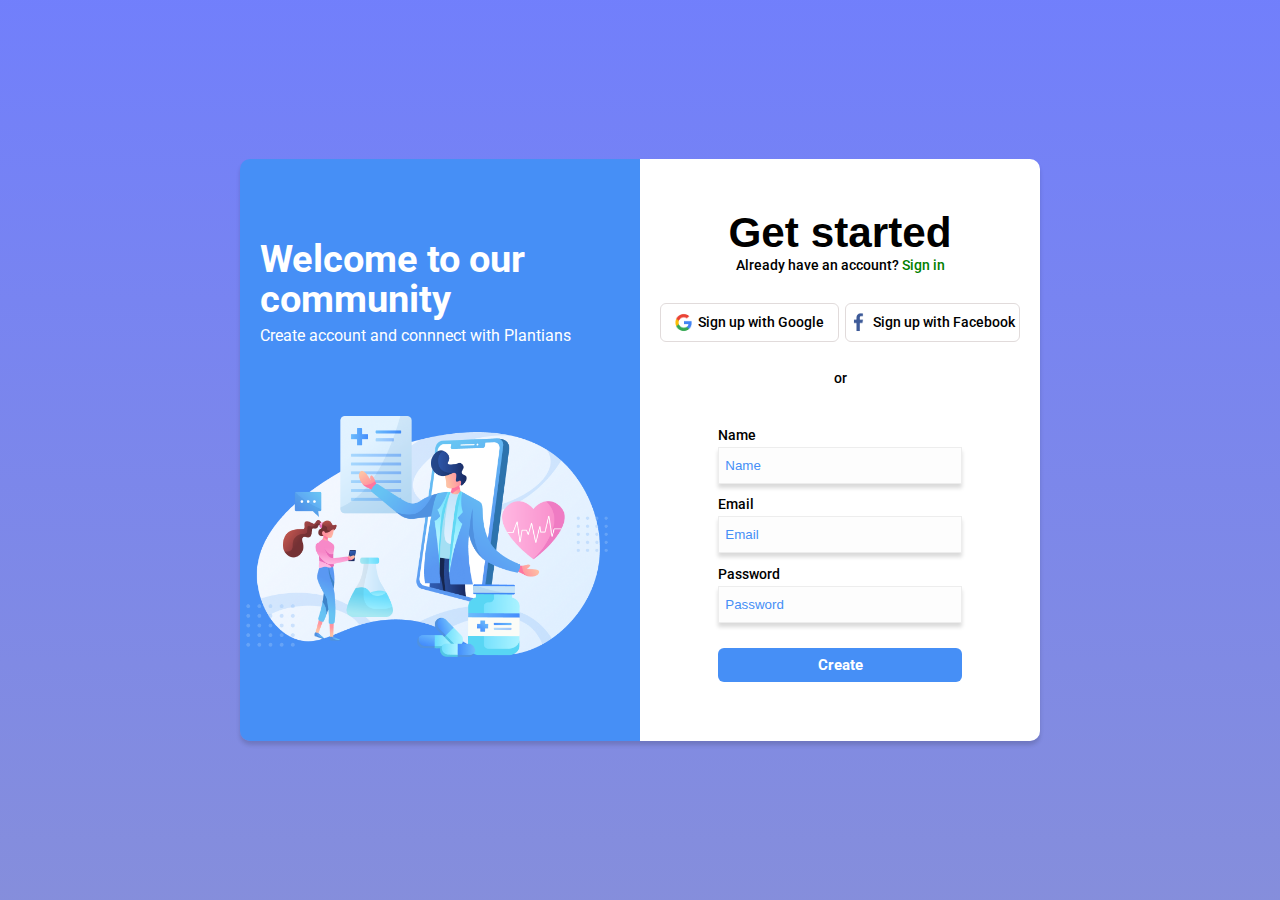
<file: create.html>
<!DOCTYPE html>
<html lang="en">
  <head>
    <meta charset="UTF-8" />
    <meta name="viewport" content="width=device-width, initial-scale=1.0" />

    <link rel="stylesheet" href="./style2.css" />

    <title>Welcome to our community | Trafalgar</title>
  </head>
  <body>
    <main>
      <section class="left">
        <h1>Welcome to our community</h1>
        <p>Create account and connnect with Plantians</p>
        <img src="./images/trafalgar-illustration sec03 1.png" alt="" />
      </section>
      <section class="right">
        <div class="started">
          <h1>Get started</h1>
          <p>Already have an account? <a href="#">Sign in</a></p>
        </div>
        <div class="link">
          <li>
            <img src="./images/Google.png" alt="/" /><a
              href="https://www.google.com"
              >Sign up with Google</a
            >
          </li>
          <li>
            <img src="./images/Facebook 2.png" alt="/" /><a
              href="https://www.facebook.com"
              >Sign up with Facebook</a
            >
          </li>
        </div>
        <div class="or">
          <p>or</p>
        </div>
        <div class="form">
          <fieldset>
            <label for="name"
              >Name
              <input
                id="name"
                name="name"
                type="text"
                placeholder="Name"
                required
            /></label>
            <label for="email"
              >Email
              <input
                id="email"
                name="email"
                type="email"
                placeholder="Email"
                required
            /></label>
            <label for="new-password"
              >Password
              <input
                id="new-password"
                name="new-password"
                type="password"
                pattern="[a-z0-5]{8,}"
                placeholder="Password"
                required
            /></label>
            <button type="submit">Create</button>
          </fieldset>
        </div>
      </section>
    </main>
  </body>
</html>
</file>
<file: style2.css>
@import url(https://fonts.googleapis.com/css2?family=Roboto:wght@400;500;700&display=swap);

* {
  margin: 0;
  padding: 0;
  box-sizing: border-box;
}

:root {
  --Black: hsl(0, 0%, 0%);
  --Blue: hsla(215, 91%, 62%, 1);
  --gray: hsla(0, 10%, 87%, 1);
  --light-gray: hsla(0, 0%, 99%, 0.5);
  --White: hsla(0, 0%, 100%, 1);
  --linear: hsla(234, 95%, 50%, 0.57);
  --linear2: hsla(234, 55%, 65%, 0.88);
  --Roboto: "Roboto", sans-serif;
}

body {
  min-height: 100vh;
  background: linear-gradient(var(--linear), var(--linear2));
  display: flex;
  justify-content: center;
  align-items: center;
}

main {
  width: 800px;
  display: flex;
  /* justify-content: center; */
  max-width: 90%;
  box-shadow: 0px 4px 4px 0px hsla(0, 0%, 0%, 0.15);
  border-radius: 10px;
}

.left {
  width: 50%;
  background: var(--Blue);
  padding: 80px 0;
  border-radius: 10px 0 0 10px;
}

.left h1 {
  font-size: 3vw;
  font-weight: 700;
  color: var(--White);
  font-family: var(--Roboto);
  line-height: 40px;
  padding: 0 4rem 0 20px;
}

.left p {
  font-size: 1.25vw;
  font-weight: 400;
  color: var(--White);
  font-family: var(--Roboto);
  line-height: 20px;
  padding: 7px 20px 0px;
}

.left img {
  width: 100%;
  /* height: fit-content; */
  margin-top: 70px;
  padding-right: 30px;
}

.right {
  width: 50%;
  background: var(--White);
  border-radius: 0 10px 10px 0;
  padding: 50px 20px;
}

.started {
  text-align: center;
}

.started h1 {
  font-family: "Segoe UI", Tahoma, Geneva, Verdana, sans-serif;
  font-size: 3.3vw;
  font-weight: 700;
  color: var(--Black);
}

.started p {
  font-family: var(--Roboto);
  font-size: 1.1vw;
  font-weight: 500;
  color: var(--Black);
}

.started p a {
  text-decoration: none;
  color: green;
}

.link {
  margin-top: 30px;
  display: flex;
  gap: 6px;
}

.link li {
  display: flex;
  justify-content: center;
  align-items: center;
  border: 1px solid var(--gray);
  list-style: none;
  border-radius: 6px;
  gap: 6px;
  padding: 0px 2px;
}

.link li img {
  width: 10%;
}

.link li a {
  color: var(--Black);
  text-decoration: none;
  font-family: var(--Roboto);
  font-size: 14px;
  font-weight: 500;
}

.or p {
  margin: 28px 0;
  text-align: center;
  font-family: var(--Roboto);
  font-size: 1.1vw;
  font-weight: 500;
  /* display: none; */
}

.or p::before {
  position: absolute;
  top: 17rem;
  left: 56vw;
  width: 90px;
  height: 1px;
  background: var(--Blue);
  content: "";
  display: none;
}

.or p::after {
  position: absolute;
  top: 17rem;
  left: 54.5rem;
  width: 90px;
  height: 1px;
  background: var(--Blue);
  content: "";
  display: none;
}

.form {
  display: flex;
  align-items: center;
  justify-content: center;
  padding: 0px 70px;
}

fieldset {
  border: none;
  /* padding: 2rem 0; */
}

label {
display: block;
  margin: 0.8rem 0;
  font-family: var(--Roboto);
  font-size: 1.1vw;
  font-weight: 500;
}

input {
  background-color: var(--light-gray);
  border: 1px solid hsla(0, 0%, 93%, 1);
  box-shadow: 0px 4px 4px 0px hsla(0, 0%, 0%, 0.15);
  margin: 4px 0 0 0;
  width: 100%;
  min-height: 2em;
  transition: all 0.3s ease;
}

input:hover{
  outline: 2px solid var(--Blue);
}

input[type="text"], input[type="email"], input[type="password"] {
  padding: 10px 0 10px 6px;
  /* color: var(--Blue); */
}

::placeholder {
  color: var(--Blue);
}

button {
  margin-top: 12px;
  padding: 8px 6.2rem;
  font-size: 1.15vw;
  font-weight: 700;
  font-family: var(--Roboto);
  background-color: var(--Blue);
  color: var(--White);
  border: none;
  border-radius: 6px;
  /* transition: all 0.3s ease; */
}

button:hover {
  background-color: var(--White);
color: var(--Blue);
outline: 2px solid var(--Blue);
}

@media screen and (max-width: 1440px) {
.or p::before {
  position: absolute;
  top: 15rem;
  left: 55.5vw;
  width: 90px;
  height: 1px;
  background: var(--Blue);
  content: "";
  /* display: block; */
}

.or p::after {
  position: absolute;
  top: 15rem;
  left: 59.5rem;
  width: 90px;
  height: 1px;
  background: var(--Blue);
  content: "";
  /* display: block; */
}
}

@media screen and (max-width: 1024px) {
  .link li a {
    font-size: 1.3vw;
  }

  .or p::before {
    position: absolute;
    top: 13.3rem;
    left: 58.4vw;
    width: 90px;
    height: 1px;
    background: var(--Blue);
    content: "";
    display: block;
  }
  
  .or p::after {
    position: absolute;
    top: 13.3rem;
    left: 46.1rem;
    width: 90px;
    height: 1px;
    background: var(--Blue);
    content: "";
    display: block;
  }
}

@media screen and (max-width: 990px) {
  body{
    padding: 0;
    margin: 0;
  }

  main{
    flex-direction: column;
    max-width: 100%;
    width: 500px;
}

.left {
  width: 100%;
  background: var(--Blue);
  border-radius: 0px;
  padding: 70px 0;
}

.left h1 {
  font-size: 36px;
  font-family: var(--Roboto);
  padding: 0 9rem 0 20px;
}

.left p {
  font-size: 16px;
}

.left img {
  padding: 30px;
}

.right{
  width: 100%;
  border-radius: 0px;
}

.started h1 {
  font-size: 40px;
}

.started p {
  font-size: 14px;
}

.link {
  margin-top: 30px;
  display: flex;
  justify-content: center;
  gap: 8px;
}

.link li a {
  font-size: 14px;
}

.or p {
  font-size: 14px;
}

.or p::before {
  top: 55.85rem;
  left: 37vw;
  width: 100px;
}

.or p::after {
  top: 55.85rem;
  left: 53vw;
  width: 100px;
}

label {
  margin: 1.2rem 0;
  font-size: 14px;
}

input[type="text"], input[type="email"], input[type="password"] {
  padding: 10px 0 10px 6px;
  font-size: 14px;
}

button {
  padding: 10px 6.8rem;
  font-size: 14px;
}
}


@media screen and (max-width: 768px) {
  main{
    width: 100%;
      overflow-x: hidden;
  }

  .or p::before {
    top: 134vw;
    left: 34vw;
    width: 100px;
  }
  
  .or p::after {
    top: 134vw;
    left: 53vw;
    width: 100px;
  }
  
  fieldset {
   width: 90%;
  }

  button {
    padding: 10px 7rem;
    width: 100%;
  }
}

@media screen and (max-width: 650px) {
  .or p::before {
    top: 146.5vw;
    left: 31vw;
    width: 100px;
  }

  .or p::after {
    top: 146.5vw;
    left: 53vw;
    width: 100px;
  }
}

@media screen and (max-width: 425px) {
  .left h1{
    line-height: 36px;
  }

  .left p {
    font-size: 14px;
  }

  .left img {
    margin-top: 40px;
  }

  .or p::before {
    top: 50.5rem;
    left: 20vw;
    width: 100px;
  }
  
  .or p::after {
    top: 50.5rem;
    left: 56vw;
    width: 100px;
  }
}

@media screen and (max-width: 375px) {
  .left h1 {
    font-size: 32px;
    font-family: var(--Roboto);
    padding: 0 8rem 0 20px;
    line-height: 32px;
  }

  .started h1 {
    font-size: 34px;
  }
  
  .started p {
    font-size: 12px;
  }
  
  .link {
    margin-top: 25px;
  }

  .link li {
    gap: 20px;
    padding: 2px 10px;
  }
  
  .link li a {
    font-size: 14px;
  }
  
  .or p {
    font-size: 12px;
  }

  .or p::before {
    top: 47rem;
    left: 15vw;
    width: 100px;
  }
  
  .or p::after {
    top: 47rem;
    left: 58vw;
    width: 100px;
  }
  }


@media screen and (max-width: 320px) {
  .left h1 {
    font-size: 28px;
    padding: 0 6rem 0 20px;
  }

  .left img {
    margin-top: 30px;
  }

  .or p {
    margin: 24px 0 16px;
  }

  .or p::before {
    top: 43.8rem;
    left: 11vw;
    width: 100px;
  }
  
  .or p::after {
    top: 43.8rem;
    left: 58vw;
    width: 100px;
  }
}
</file>
